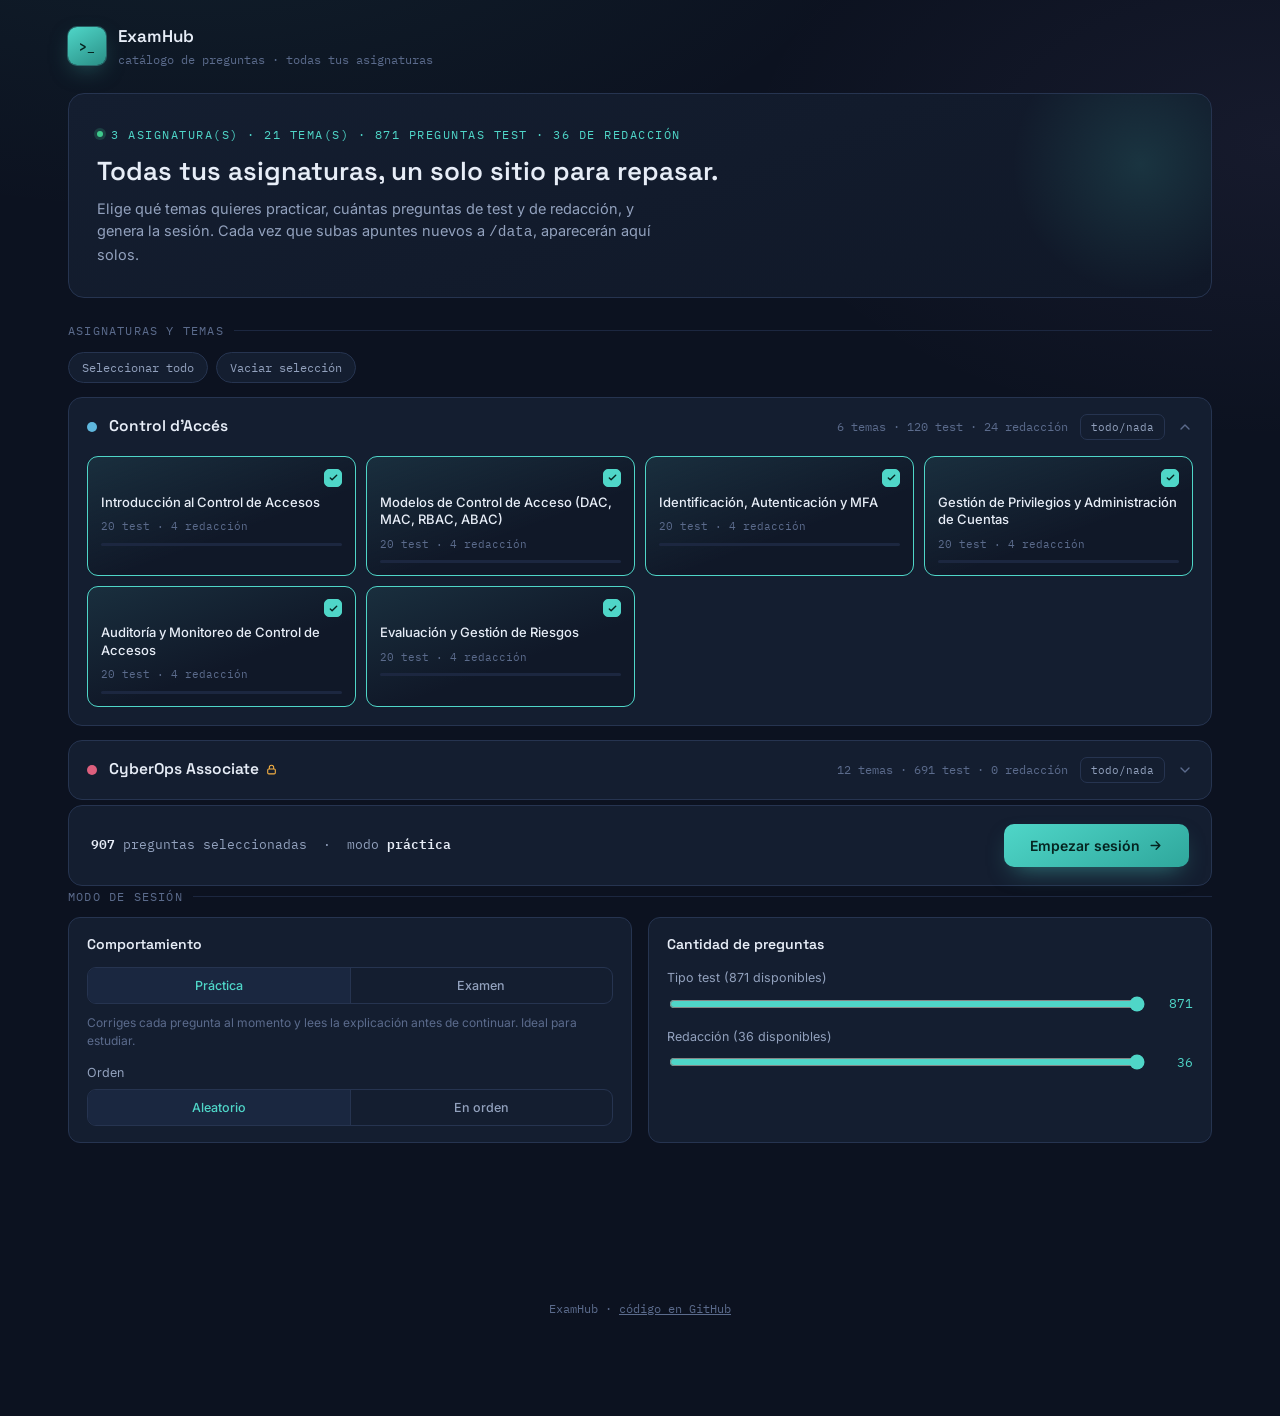
<file: index.html>
<!DOCTYPE html>
<html lang="es">
<head>
<meta charset="UTF-8" />
<meta name="viewport" content="width=device-width, initial-scale=1.0" />
<title>ExamHub · Generador de exámenes</title>
<link rel="preconnect" href="https://fonts.googleapis.com">
<link rel="preconnect" href="https://fonts.gstatic.com" crossorigin>
<link href="https://fonts.googleapis.com/css2?family=Space+Grotesk:wght@500;600;700&family=Inter:wght@400;500;600;700&family=IBM+Plex+Mono:wght@400;500;600&display=swap" rel="stylesheet">
<link rel="stylesheet" href="assets/css/style.css">
</head>
<body>
<div class="app">

  <div class="topbar">
    <div class="brand">
      <div class="brand-mark">&gt;_</div>
      <div class="brand-text">
        <h1>ExamHub</h1>
        <p>catálogo de preguntas · todas tus asignaturas</p>
      </div>
    </div>
    <div class="global-stat" id="globalStat"></div>
  </div>

  <div class="hero">
    <div class="hero-eyebrow"><span class="dot"></span> <span id="heroCount">cargando catálogo…</span></div>
    <h2>Todas tus asignaturas, un solo sitio para repasar.</h2>
    <p>Elige qué temas quieres practicar, cuántas preguntas de test y de redacción, y genera la sesión. Cada vez que subas apuntes nuevos a <code>/data</code>, aparecerán aquí solos.</p>
  </div>

  <div id="loadError" style="display:none;" class="empty-note"></div>

  <div id="mainContent" style="display:none;">
    <div class="section-label">Asignaturas y temas</div>
    <div class="toolbar">
      <button class="chip-btn" id="selectAll">Seleccionar todo</button>
      <button class="chip-btn" id="selectNone">Vaciar selección</button>
      <button class="chip-btn" id="selectFailed" style="display:none;">Solo falladas anteriormente</button>
    </div>
    <div id="subjectList"></div>

    <div class="section-label">Modo de sesión</div>
    <div class="config-row">
      <div class="config-card">
        <h3>Comportamiento</h3>
        <div class="seg" id="modeSeg">
          <button class="active" data-mode="practice">Práctica</button>
          <button data-mode="exam">Examen</button>
        </div>
        <p class="seg-desc" id="modeDesc">Corriges cada pregunta al momento y lees la explicación antes de continuar. Ideal para estudiar.</p>

        <span class="field-label">Orden</span>
        <div class="seg" id="orderSeg">
          <button class="active" data-order="random">Aleatorio</button>
          <button data-order="sequential">En orden</button>
        </div>
      </div>
      <div class="config-card">
        <h3>Cantidad de preguntas</h3>
        <span class="field-label">Tipo test (<span id="testAvail">0</span> disponibles)</span>
        <div class="count-row">
          <input type="range" id="countTest" min="0" max="0" value="0" step="1">
          <span class="count-val" id="countTestVal">0</span>
        </div>
        <span class="field-label">Redacción (<span id="redAvail">0</span> disponibles)</span>
        <div class="count-row">
          <input type="range" id="countRed" min="0" max="0" value="0" step="1">
          <span class="count-val" id="countRedVal">0</span>
        </div>
      </div>
    </div>

    <div class="start-bar">
      <div class="start-info"><b id="selCount">0</b> preguntas seleccionadas &nbsp;·&nbsp; modo <b id="selMode">práctica</b></div>
      <button class="btn-primary" id="startBtn" disabled>
        Empezar sesión
        <svg width="15" height="15" viewBox="0 0 24 24" fill="none"><path d="M5 12h14M13 6l6 6-6 6" stroke="currentColor" stroke-width="2.2" stroke-linecap="round" stroke-linejoin="round"/></svg>
      </button>
    </div>
  </div>

  <footer>ExamHub · <a href="https://github.com/X4VICO/Generador-de-examenes" target="_blank" rel="noopener">código en GitHub</a></footer>
</div>

<script src="assets/js/storage.js"></script>
<script src="assets/js/hub.js"></script>
</body>
</html>
</file>
<file: assets/css/style.css>
:root{
  --bg: #0c1220;
  --bg-alt: #101828;
  --panel: #141e30;
  --panel-hi: #1a2740;
  --line: #263450;
  --line-soft: #1c2740;
  --text: #e7edf7;
  --text-dim: #92a1bd;
  --text-faint: #5b6b8c;
  --cyan: #4fd6c8;
  --cyan-dim: #2a5f5c;
  --amber: #f5b043;
  --violet: #b699f0;
  --green: #3fc98c;
  --red: #e8637a;
  --font-display: 'Space Grotesk', sans-serif;
  --font-body: 'Inter', sans-serif;
  --font-mono: 'IBM Plex Mono', monospace;
  --radius: 10px;
}

*{box-sizing:border-box;}
html,body{margin:0;padding:0;}
body{
  background:
    radial-gradient(ellipse 1200px 600px at 15% -10%, rgba(79,214,200,0.07), transparent 60%),
    radial-gradient(ellipse 900px 500px at 100% 10%, rgba(182,153,240,0.06), transparent 60%),
    var(--bg);
  color:var(--text);
  font-family:var(--font-body);
  min-height:100vh;
  line-height:1.5;
  padding-bottom:env(safe-area-inset-bottom);
}
::selection{background:var(--cyan-dim); color:#fff;}
a{color:inherit;}
button{font-family:inherit;}
img{max-width:100%;}

.app{
  max-width:1180px;
  margin:0 auto;
  padding:24px 18px 100px;
}

/* ---------- topbar ---------- */
.topbar{
  display:flex;
  align-items:center;
  justify-content:space-between;
  gap:16px;
  margin-bottom:24px;
  flex-wrap:wrap;
}
.brand{display:flex; align-items:center; gap:12px;}
.brand-mark{
  width:38px;height:38px;
  border-radius:9px;
  background:linear-gradient(150deg, var(--cyan) 0%, #2a8f86 100%);
  display:flex;align-items:center;justify-content:center;
  font-family:var(--font-mono);
  font-weight:600;
  color:#06231f;
  font-size:13px;
  flex-shrink:0;
  box-shadow:0 0 0 1px rgba(79,214,200,0.35), 0 8px 24px -8px rgba(79,214,200,0.5);
}
.brand-mark img{width:100%; height:100%; border-radius:9px; object-fit:cover;}
.brand-text h1{font-family:var(--font-display); font-size:17px; font-weight:600; margin:0;}
.brand-text a{text-decoration:none;}
.brand-text p{margin:1px 0 0; font-size:12px; color:var(--text-faint); font-family:var(--font-mono);}
.global-stat{font-family:var(--font-mono); font-size:12px; color:var(--text-dim); text-align:right; display:none;}
.global-stat b{color:var(--cyan); font-weight:600;}
.global-stat.visible{display:block;}
.top-link{
  font-family:var(--font-mono); font-size:12px; color:var(--text-dim);
  border:1px solid var(--line); padding:7px 12px; border-radius:8px; text-decoration:none;
}
.top-link:hover{border-color:var(--text-faint); color:var(--text);}

/* ---------- generic sections ---------- */
.hero{
  padding:32px 28px;
  border-radius:16px;
  border:1px solid var(--line);
  background:linear-gradient(160deg, var(--panel) 0%, var(--bg-alt) 100%);
  margin-bottom:24px;
  position:relative;
  overflow:hidden;
}
.hero::after{
  content:"";
  position:absolute; right:-60px; top:-60px;
  width:260px; height:260px;
  background:radial-gradient(circle, rgba(79,214,200,0.14), transparent 70%);
}
.hero-eyebrow{
  font-family:var(--font-mono); font-size:11.5px; letter-spacing:1.5px;
  color:var(--cyan); text-transform:uppercase;
  display:flex; align-items:center; gap:8px; margin-bottom:12px;
}
.hero-eyebrow .dot{width:6px;height:6px;border-radius:50%; background:var(--green); box-shadow:0 0 0 3px rgba(63,201,140,0.2);}
.hero h2{font-family:var(--font-display); font-size:26px; line-height:1.28; margin:0 0 10px; max-width:640px; font-weight:600;}
.hero p{color:var(--text-dim); max-width:580px; margin:0; font-size:14.5px;}

.section-label{
  font-family:var(--font-mono); font-size:11.5px; letter-spacing:1.2px; text-transform:uppercase;
  color:var(--text-faint); margin:0 0 12px; display:flex; align-items:center; gap:10px;
}
.section-label::after{content:""; flex:1; height:1px; background:var(--line-soft);}

.toolbar{display:flex; gap:8px; margin-bottom:14px; flex-wrap:wrap;}
.chip-btn{
  font-family:var(--font-mono); font-size:12px; color:var(--text-dim);
  background:var(--panel); border:1px solid var(--line); padding:7px 13px;
  border-radius:999px; cursor:pointer; transition:.15s;
}
.chip-btn:hover{border-color:var(--cyan); color:var(--cyan);}

/* ---------- subject / topic picker ---------- */
.subject{
  border:1px solid var(--line);
  background:var(--panel);
  border-radius:14px;
  margin-bottom:14px;
  overflow:hidden;
}
.subject-head{
  display:flex; align-items:center; gap:12px;
  padding:16px 18px;
  cursor:pointer;
  user-select:none;
}
.subject-swatch{
  width:10px; height:10px; border-radius:50%; flex-shrink:0;
}
.lock-icon{width:13px; height:13px; color:var(--amber); vertical-align:-2px; margin-left:2px;}
.topic-top .lock-icon{width:14px; height:14px;}
.subject-name{font-family:var(--font-display); font-size:15.5px; font-weight:600; flex:1;}
.subject-meta{font-family:var(--font-mono); font-size:11.5px; color:var(--text-faint);}
.subject-toggle-all{
  font-family:var(--font-mono); font-size:11px; color:var(--text-dim);
  border:1px solid var(--line); padding:5px 10px; border-radius:7px; background:transparent; cursor:pointer;
}
.subject-toggle-all:hover{border-color:var(--cyan); color:var(--cyan);}
.subject-chevron{
  width:16px;height:16px; color:var(--text-faint); transition:transform .18s; flex-shrink:0;
}
.subject.open .subject-chevron{transform:rotate(180deg);}
.subject-body{
  display:none;
  padding:0 18px 18px;
  grid-template-columns:repeat(auto-fill, minmax(230px,1fr));
  gap:10px;
}
.subject.open .subject-body{display:grid;}

.topic-card{
  position:relative;
  border:1px solid var(--line);
  background:var(--bg-alt);
  border-radius:11px;
  padding:12px 13px;
  cursor:pointer;
  transition:.15s;
  display:flex; flex-direction:column; gap:7px;
}
.topic-card:hover{border-color:var(--text-faint);}
.topic-card.checked{border-color:var(--cyan); background:linear-gradient(160deg, rgba(79,214,200,0.09), var(--bg-alt) 60%);}
.topic-top{display:flex; align-items:flex-start; justify-content:space-between; gap:8px;}
.topic-check{
  width:18px;height:18px; border-radius:5px; border:1.5px solid var(--line); flex-shrink:0;
  display:flex;align-items:center;justify-content:center; transition:.12s;
}
.topic-card.checked .topic-check{background:var(--cyan); border-color:var(--cyan);}
.topic-check svg{width:11px;height:11px;opacity:0; transition:.1s;}
.topic-card.checked .topic-check svg{opacity:1;}
.topic-name{font-size:13px; font-weight:500; line-height:1.35;}
.topic-count{font-family:var(--font-mono); font-size:11px; color:var(--text-faint);}
.topic-progress{height:3px; border-radius:3px; background:var(--line-soft); overflow:hidden; margin-top:1px;}
.topic-progress > div{height:100%; background:var(--green);}

/* ---------- config cards ---------- */
.config-row{display:grid; grid-template-columns:1fr 1fr; gap:16px; margin-bottom:26px;}
.config-card{border:1px solid var(--line); background:var(--panel); border-radius:12px; padding:16px 18px;}
.config-card h3{font-family:var(--font-display); font-size:14px; margin:0 0 12px; font-weight:600;}
.seg{display:flex; border:1px solid var(--line); border-radius:9px; overflow:hidden;}
.seg button{
  flex:1; background:transparent; border:none; color:var(--text-dim);
  padding:10px 8px; font-size:12.5px; cursor:pointer; font-weight:500;
  border-right:1px solid var(--line); transition:.15s;
}
.seg button:last-child{border-right:none;}
.seg button.active{background:var(--panel-hi); color:var(--cyan);}
.seg-desc{font-size:12px; color:var(--text-faint); margin:10px 0 0; line-height:1.5;}
.count-row{display:flex; align-items:center; gap:12px; margin-top:2px;}
.count-row input[type=range]{flex:1; accent-color:var(--cyan);}
.count-val{font-family:var(--font-mono); font-size:13px; color:var(--cyan); min-width:34px; text-align:right;}
.field-label{font-size:12.5px; color:var(--text-dim); margin:14px 0 6px; display:block;}
.field-label:first-child{margin-top:0;}

.start-bar{
  display:flex; align-items:center; justify-content:space-between; gap:16px; flex-wrap:wrap;
  border:1px solid var(--line); background:var(--panel); border-radius:14px; padding:18px 22px;
  position:sticky; bottom:14px;
  backdrop-filter:blur(6px);
}
.start-info{font-family:var(--font-mono); font-size:13px; color:var(--text-dim);}
.start-info b{color:var(--text); font-weight:600;}
.btn-primary{
  background:linear-gradient(150deg, var(--cyan), #2fa79c); color:#052420; border:none;
  font-weight:600; font-size:14px; padding:13px 26px; border-radius:10px; cursor:pointer;
  display:flex; align-items:center; gap:8px; transition:.15s;
  box-shadow:0 10px 24px -10px rgba(79,214,200,0.55);
}
.btn-primary:hover{transform:translateY(-1px);}
.btn-primary:disabled{opacity:.4; cursor:not-allowed; transform:none; box-shadow:none;}
.btn-secondary{
  background:transparent; color:var(--text-dim); border:1px solid var(--line);
  font-size:13px; padding:11px 18px; border-radius:10px; cursor:pointer; font-weight:500; transition:.15s;
}
.btn-secondary:hover{border-color:var(--text-faint); color:var(--text);}

/* ---------- session ---------- */
.session-head{display:flex; align-items:center; justify-content:space-between; gap:20px; margin-bottom:18px; flex-wrap:wrap;}
.ticket-id{font-family:var(--font-mono); font-size:12.5px; color:var(--text-dim);}
.ticket-id b{color:var(--cyan);}
.head-actions{display:flex; gap:8px; align-items:center;}
.icon-btn{
  width:34px;height:34px; border-radius:9px; border:1px solid var(--line); background:var(--panel);
  color:var(--text-dim); cursor:pointer; display:flex;align-items:center;justify-content:center; transition:.15s;
}
.icon-btn:hover{color:var(--text); border-color:var(--text-faint);}
.icon-btn.flagged{color:var(--amber); border-color:var(--amber);}
.icon-btn svg{width:16px;height:16px;}

.trail{display:flex; gap:3px; margin-bottom:16px; flex-wrap:wrap;}
.trail i{flex:1; min-width:4px; height:5px; border-radius:3px; background:var(--line-soft); cursor:pointer; transition:.15s;}
.trail i:hover{opacity:.8;}
.trail i.st-skipped{background:var(--text-faint); opacity:.6;}
.trail i.done-correct{background:var(--green);}
.trail i.done-wrong{background:var(--red);}
.trail i.current{background:var(--cyan); box-shadow:0 0 0 2px rgba(79,214,200,0.25);}
.trail i.flagged{box-shadow:0 0 0 2px var(--amber) inset;}

/* ---------- nav row (anterior/siguiente) ---------- */
.nav-row{display:flex; justify-content:space-between; gap:10px; margin-bottom:14px;}
.nav-btn{
  font-family:var(--font-body); font-size:13.5px; font-weight:600; color:var(--text-dim);
  background:var(--panel); border:1px solid var(--line); border-radius:9px; padding:9px 16px;
  cursor:pointer; transition:.15s;
}
.nav-btn:hover:not(:disabled){color:var(--text); border-color:var(--text-faint);}
.nav-btn:disabled{opacity:.35; cursor:not-allowed;}
.nav-btn.primary{color:var(--bg); background:var(--cyan); border-color:var(--cyan); font-weight:700;}
.nav-btn.primary:hover:not(:disabled){background:#3fc0b3;}

/* ---------- acceso rápido a marcadas ---------- */
.flags-btn{position:relative;}
.flags-badge{
  position:absolute; top:-5px; right:-5px; min-width:16px; height:16px; padding:0 3px;
  border-radius:8px; background:var(--amber); color:#231604; font-size:10px; font-weight:700;
  display:flex; align-items:center; justify-content:center; font-family:var(--font-mono);
}

/* ---------- panel paleta de preguntas ---------- */
.palette-panel{border:1px solid var(--line); background:var(--panel); border-radius:14px; padding:16px; margin-bottom:16px;}
.palette-legend{display:flex; flex-wrap:wrap; gap:14px; margin-bottom:14px; font-size:12px; color:var(--text-dim);}
.palette-legend span{display:flex; align-items:center; gap:6px;}
.lg-dot{width:10px;height:10px;border-radius:3px; background:var(--line-soft); display:inline-block;}
.lg-dot.st-skipped{background:var(--text-faint); opacity:.6;}
.lg-dot.done-correct{background:var(--green);}
.lg-dot.done-wrong{background:var(--red);}
.lg-dot.flagged{box-shadow:0 0 0 2px var(--amber) inset;}
.palette-grid{display:grid; grid-template-columns:repeat(auto-fill, minmax(38px,1fr)); gap:8px;}
.palette-item{
  position:relative; height:36px; border-radius:8px; border:1px solid var(--line); background:var(--bg-alt);
  color:var(--text-dim); font-family:var(--font-mono); font-size:12px; cursor:pointer; transition:.15s;
}
.palette-item:hover{border-color:var(--text-faint); color:var(--text);}
.palette-item.st-skipped{background:var(--line-soft); color:var(--text-faint);}
.palette-item.done-correct{background:rgba(63,201,140,0.16); border-color:var(--green); color:var(--green);}
.palette-item.done-wrong{background:rgba(232,99,122,0.16); border-color:var(--red); color:var(--red);}
.palette-item.current{box-shadow:0 0 0 2px var(--cyan);}
.palette-item.flagged::after{
  content:""; position:absolute; top:3px; right:3px; width:6px; height:6px; border-radius:50%; background:var(--amber);
}

.redaccion-help{margin:0 0 16px; padding-left:18px; color:var(--text-dim); font-size:13.5px; line-height:1.5;}
.redaccion-help li{margin-bottom:4px;}
.redaccion-help b{color:var(--text);}
.redaccion-actions{display:flex; gap:10px; flex-wrap:wrap;}

/* ---------- emparejar interactivo ---------- */
.match-instructions{color:var(--text-dim); font-size:13px; margin:0 0 12px;}
.match-interactive{display:flex; gap:16px;}
.match-col{flex:1; display:flex; flex-direction:column; gap:8px; min-width:0;}
.match-chip{
  text-align:left; padding:10px 12px 10px 30px; border-radius:9px; border:1px solid var(--line);
  background:var(--bg-alt); color:var(--text); font-family:var(--font-body); font-size:13.5px;
  line-height:1.35; cursor:pointer; transition:.15s; position:relative;
}
.match-chip::before{
  content:""; position:absolute; left:11px; top:50%; transform:translateY(-50%);
  width:9px; height:9px; border-radius:50%; background:var(--line-soft); transition:.15s;
}
.match-chip:hover:not(:disabled){border-color:var(--text-faint);}
.match-chip.active{border-color:var(--cyan); box-shadow:0 0 0 2px rgba(79,214,200,0.2);}
.match-chip.paired{border-color:hsl(var(--pair-hue,260), 70%, 60%);}
.match-chip.paired::before{background:hsl(var(--pair-hue,260), 70%, 60%);}
.match-chip.paired.correct{border-color:var(--green); background:rgba(63,201,140,0.1);}
.match-chip.paired.correct::before{background:var(--green);}
.match-chip.paired.wrong{border-color:var(--red); background:rgba(232,99,122,0.1);}
.match-chip.paired.wrong::before{background:var(--red);}
.match-chip:disabled{cursor:default;}

/* ---------- revisión de emparejar (tras corregir) ---------- */
.match-review{display:flex; flex-direction:column; gap:10px;}
.match-review-row{
  border-radius:10px; border:1px solid var(--line); background:var(--bg-alt);
  padding:12px 14px; border-left-width:3px;
}
.match-review-row.correct{border-left-color:var(--green); background:rgba(63,201,140,0.06);}
.match-review-row.wrong{border-left-color:var(--red); background:rgba(232,99,122,0.06);}
.mr-term{
  display:flex; align-items:center; gap:8px; font-family:var(--font-body);
  font-weight:600; font-size:13.5px; color:var(--text); margin-bottom:6px;
}
.mr-icon{display:inline-flex; width:16px; height:16px; flex-shrink:0;}
.mr-icon svg{width:100%; height:100%;}
.match-review-row.correct .mr-icon{color:var(--green);}
.match-review-row.wrong .mr-icon{color:var(--red);}
.mr-line{font-size:13px; line-height:1.45; color:var(--text-dim); padding-left:24px;}
.mr-line b{color:var(--text); font-weight:600;}
.mr-line.mr-your{margin-bottom:2px;}
.match-review-row.wrong .mr-your b{color:var(--red);}
.match-review-row.wrong .mr-correct b{color:var(--green);}
.match-review-row.correct .mr-your b{color:var(--green);}

.q-card{border:1px solid var(--line); background:var(--panel); border-radius:16px; padding:24px 24px 20px; margin-bottom:90px;}
.q-tags{display:flex; gap:8px; margin-bottom:14px; flex-wrap:wrap;}
.tag{
  font-family:var(--font-mono); font-size:10.5px; letter-spacing:0.4px; text-transform:uppercase;
  padding:4px 9px; border-radius:6px; border:1px solid var(--line); color:var(--text-faint);
}
.tag.cat{color:var(--cyan); border-color:var(--cyan-dim); background:rgba(79,214,200,0.06);}
.tag.type-multi{color:var(--violet); border-color:rgba(182,153,240,0.35); background:rgba(182,153,240,0.07);}
.tag.type-match{color:var(--amber); border-color:rgba(245,176,67,0.35); background:rgba(245,176,67,0.07);}
.tag.type-red{color:#7cc4f7; border-color:rgba(124,196,247,0.35); background:rgba(124,196,247,0.07);}

.q-text{font-size:16.5px; line-height:1.55; color:var(--text); white-space:pre-line; margin-bottom:16px; font-weight:450;}
.q-images{display:flex; flex-wrap:wrap; gap:12px; margin-bottom:18px;}
.q-images img{max-width:100%; max-height:340px; border-radius:10px; border:1px solid var(--line); cursor:zoom-in; background:#fff;}

.options{display:flex; flex-direction:column; gap:9px; margin-bottom:6px;}
.option{
  display:flex; align-items:flex-start; gap:12px; border:1px solid var(--line); background:var(--bg-alt);
  border-radius:11px; padding:12px 14px; cursor:pointer; transition:.12s;
}
.option:hover{border-color:var(--text-faint);}
.option .mark{
  width:19px;height:19px; border:1.5px solid var(--line); flex-shrink:0; margin-top:1px;
  display:flex;align-items:center;justify-content:center; transition:.12s;
}
.option.radio .mark{border-radius:50%;}
.option.checkbox .mark{border-radius:5px;}
.option .mark i{width:9px;height:9px; border-radius:50%; background:var(--cyan); opacity:0; transform:scale(.4); transition:.12s;}
.option.checkbox .mark svg{width:11px;height:11px;opacity:0; transition:.12s;}
.option.selected{border-color:var(--cyan); background:rgba(79,214,200,0.06);}
.option.selected .mark{border-color:var(--cyan);}
.option.selected .mark i{opacity:1; transform:scale(1);}
.option.selected.checkbox .mark{background:var(--cyan);}
.option.selected.checkbox .mark svg{opacity:1;}
.option-text{font-size:14px; line-height:1.5; padding-top:0.5px;}
.option.locked{cursor:default;}
.option.correct{border-color:var(--green); background:rgba(63,201,140,0.08);}
.option.correct .mark{border-color:var(--green); background:var(--green);}
.option.correct.radio .mark i{background:#052018; opacity:1; transform:scale(1);}
.option.correct.checkbox .mark svg{opacity:1;}
.option.correct.checkbox .mark svg path{stroke:#052018;}
.option.wrong{border-color:var(--red); background:rgba(232,99,122,0.08);}
.option.wrong .mark{border-color:var(--red);}
.option.wrong .mark i{background:var(--red); opacity:1; transform:scale(1);}
.option.missed{border-color:var(--amber); border-style:dashed;}

.match-table{width:100%; border-collapse:collapse; margin-top:4px; font-size:13.5px;}
.match-table td{border:1px solid var(--line); padding:10px 12px; vertical-align:top;}
.match-table td:first-child{font-family:var(--font-mono); color:var(--cyan); white-space:nowrap; font-size:12.5px; width:1%;}

.reveal-btn{
  background:var(--panel-hi); border:1px solid var(--line); color:var(--text);
  padding:11px 18px; border-radius:10px; font-size:13.5px; font-weight:500; cursor:pointer; transition:.15s;
}
.reveal-btn:hover{border-color:var(--amber); color:var(--amber);}

.redaccion-box{
  width:100%; min-height:170px; resize:vertical;
  background:var(--bg-alt); border:1px solid var(--line); border-radius:11px;
  color:var(--text); font-family:var(--font-body); font-size:14px; padding:14px; line-height:1.6;
}
.redaccion-box:focus{outline:none; border-color:var(--cyan);}
.redaccion-points{font-family:var(--font-mono); font-size:11.5px; color:var(--text-faint); margin-top:8px;}

.feedback{
  display:none; margin-top:16px; padding:14px 16px; border-radius:11px; border:1px solid var(--line);
  background:var(--bg-alt); font-size:13.5px; line-height:1.6; color:var(--text-dim);
}
.feedback.show{display:block;}
.feedback-head{
  display:flex; align-items:center; gap:8px; font-family:var(--font-mono); font-size:12px;
  letter-spacing:0.4px; text-transform:uppercase; margin-bottom:8px; font-weight:600;
}
.feedback.ok .feedback-head{color:var(--green);}
.feedback.bad .feedback-head{color:var(--red);}
.feedback-head svg{width:15px;height:15px;}

.action-bar{
  position:fixed; left:0; right:0; bottom:0;
  background:linear-gradient(0deg, var(--bg) 55%, rgba(12,18,32,0));
  padding:22px 18px 16px;
  display:flex; justify-content:center;
  z-index:10;
}
.action-bar-inner{
  width:100%; max-width:1180px - 36px;
  max-width:1144px;
  display:flex; justify-content:space-between; align-items:center; gap:12px;
}
.multi-hint{font-family:var(--font-mono); font-size:11.5px; color:var(--text-faint);}

/* ---------- results ---------- */
.report-hero{
  display:flex; gap:26px; align-items:center; border:1px solid var(--line);
  background:linear-gradient(160deg, var(--panel), var(--bg-alt)); border-radius:16px;
  padding:28px; margin-bottom:24px; flex-wrap:wrap;
}
.score-ring{width:120px;height:120px; border-radius:50%; flex-shrink:0; display:flex;align-items:center;justify-content:center; position:relative;}
.score-ring svg{position:absolute; inset:0; transform:rotate(-90deg);}
.score-ring-val{font-family:var(--font-display); font-size:26px; font-weight:700;}
.report-info h2{font-family:var(--font-display); font-size:21px; margin:0 0 6px;}
.report-info p{margin:0; color:var(--text-dim); font-size:13.5px;}
.report-stats{display:flex; gap:22px; margin-top:14px; flex-wrap:wrap;}
.rstat{font-family:var(--font-mono); font-size:12px; color:var(--text-faint);}
.rstat b{display:block; font-size:16px; color:var(--text); font-family:var(--font-body); font-weight:700;}

.cat-breakdown{margin-bottom:24px;}
.cat-row{display:grid; grid-template-columns:220px 1fr 60px; align-items:center; gap:14px; padding:9px 0; border-bottom:1px solid var(--line-soft); font-size:13px;}
.cat-row .cbar{height:7px; background:var(--line-soft); border-radius:4px; overflow:hidden;}
.cat-row .cbar > div{height:100%; background:var(--cyan);}
.cat-row .cpct{font-family:var(--font-mono); font-size:12px; color:var(--text-dim); text-align:right;}

.review-list{display:flex; flex-direction:column; gap:8px; margin-bottom:26px;}
.review-item{
  border:1px solid var(--line); background:var(--panel); border-radius:10px; padding:12px 14px;
  cursor:pointer; display:flex; gap:10px; align-items:flex-start; font-size:13px; transition:.12s;
}
.review-item:hover{border-color:var(--red);}
.review-item .rmark{color:var(--red); font-family:var(--font-mono); font-size:11px; flex-shrink:0; margin-top:2px;}

.redaccion-block{
  border:1px solid var(--line); background:var(--panel); border-radius:12px; padding:18px 20px; margin-bottom:22px;
}
.redaccion-block h3{font-family:var(--font-display); font-size:15px; margin:0 0 6px;}
.redaccion-block p{color:var(--text-dim); font-size:13px; margin:0 0 14px;}
.redaccion-preview{
  background:var(--bg-alt); border:1px solid var(--line); border-radius:9px; padding:14px;
  font-family:var(--font-mono); font-size:11.5px; color:var(--text-dim); white-space:pre-wrap;
  max-height:220px; overflow:auto; margin-bottom:12px;
}

.end-actions{display:flex; gap:10px; flex-wrap:wrap;}
.empty-note{text-align:center; padding:40px 20px; color:var(--text-faint); font-size:13.5px;}

.lightbox{
  position:fixed; inset:0; background:rgba(5,8,14,0.9); display:none;
  align-items:center; justify-content:center; z-index:50; padding:30px; cursor:zoom-out;
}
.lightbox.show{display:flex;}
.lightbox img{max-width:100%; max-height:100%; border-radius:8px;}

.lock-modal{
  position:fixed; inset:0; background:rgba(5,8,14,0.82); display:flex;
  align-items:center; justify-content:center; z-index:60; padding:20px;
}
.lock-modal-card{
  width:100%; max-width:360px; border:1px solid var(--line); background:var(--panel);
  border-radius:16px; padding:28px 26px; text-align:center;
}
.lock-modal-icon{width:34px; height:34px; color:var(--amber); margin-bottom:14px;}
.lock-modal-card h3{font-family:var(--font-display); font-size:17px; margin:0 0 8px;}
.lock-modal-card p{font-size:13px; color:var(--text-dim); margin:0 0 18px; line-height:1.5;}
.lock-modal-card input{
  width:100%; background:var(--bg-alt); border:1px solid var(--line); border-radius:10px;
  color:var(--text); font-size:14px; padding:11px 13px; margin-bottom:10px;
}
.lock-modal-card input:focus{outline:none; border-color:var(--cyan);}
.lock-modal-error{color:var(--red); font-size:12.5px; margin-bottom:12px;}
.lock-modal-actions{display:flex; gap:10px; justify-content:center;}
.lock-modal-actions .btn-primary, .lock-modal-actions .btn-secondary{flex:1; justify-content:center;}

footer{text-align:center; color:var(--text-faint); font-size:11.5px; font-family:var(--font-mono); margin-top:50px;}

@media (max-width:720px){
  .config-row{grid-template-columns:1fr;}
  .report-hero{flex-direction:column; align-items:flex-start;}
  .cat-row{grid-template-columns:1fr; gap:4px;}
  .q-card{padding:18px 16px 16px;}
  .action-bar{padding:16px 12px 12px;}
  .action-bar-inner{flex-direction:column-reverse; align-items:stretch;}
  .action-bar-inner > div{display:flex; gap:8px;}
  .action-bar-inner .btn-primary, .action-bar-inner .btn-secondary{flex:1; justify-content:center;}
  .match-interactive{flex-direction:column;}
}
</file>
